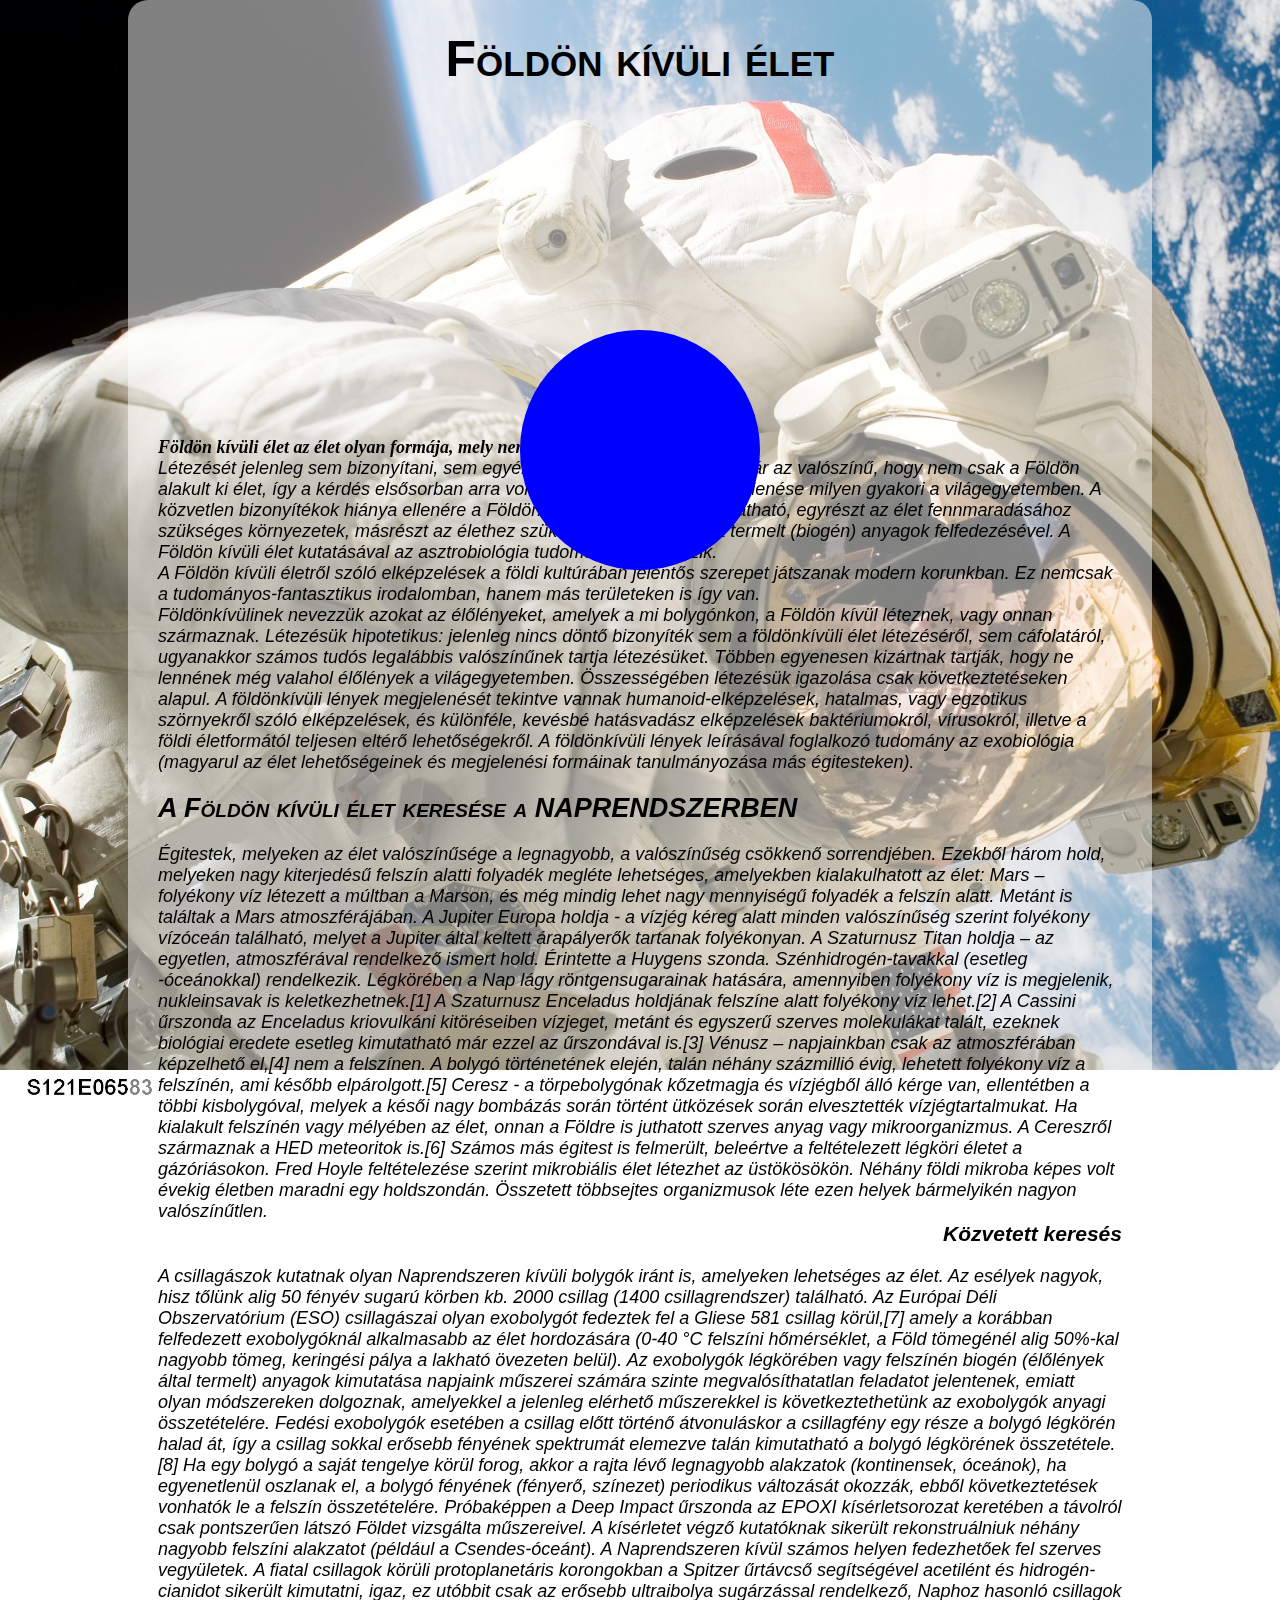
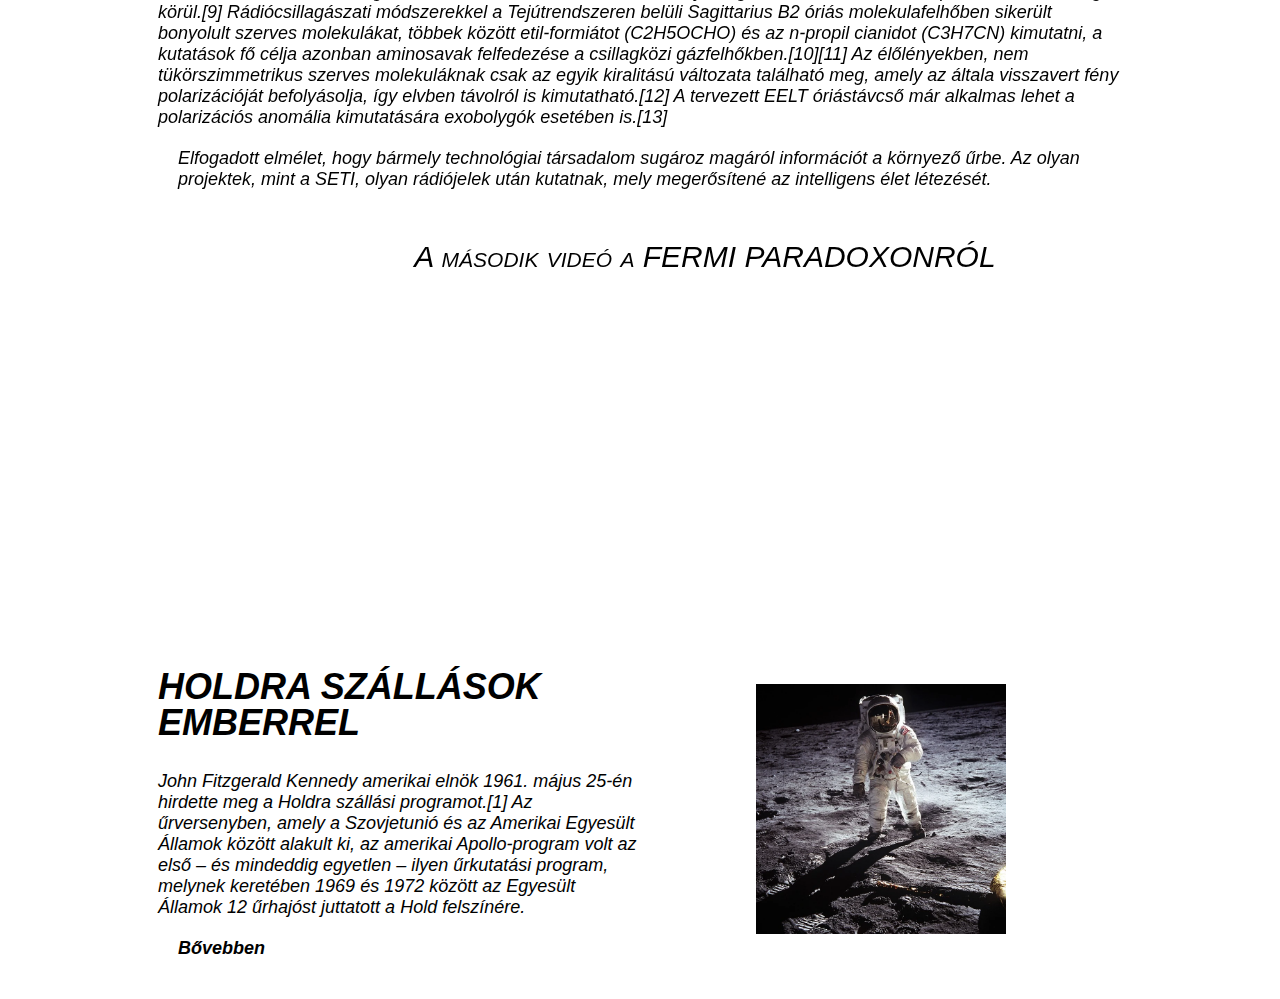
<file: index.html>
<!DOCTYPE html>
<html lang="hu">
<head>
    <meta charset="UTF-8">
    <meta http-equiv="X-UA-Compatible" content="IE=edge">
    <meta name="viewport" content="width=device-width, initial-scale=1.0">
    <title>A Földön kívüli élet</title>
    <link rel="stylesheet" href="ufok.css">
</head>
<body>
    <div class="main">
        <h1>Földön kívüli élet</h1>
        <div class="video">
            <iframe width="560" height="315" src="https://www.youtube.com/embed/sNhhvQGsMEc" title="YouTube video player" frameborder="0" allow="accelerometer; autoplay; clipboard-write; encrypted-media; gyroscope; picture-in-picture" allowfullscreen></iframe>
        </div>
        <div class="elsoszoveg">
        <p class="cimek">Földön kívüli élet az élet olyan formája, mely nem a Földön keletkezett.</p>

        <p>
        Létezését jelenleg sem bizonyítani, sem egyértelműen kizárni nem lehet, bár az valószínű, hogy nem csak a Földön alakult ki élet, így a kérdés elsősorban arra vonatkozik, hogy az élet megjelenése milyen gyakori a világegyetemben. A közvetlen bizonyítékok hiánya ellenére a Földön kívüli élet hipotézise kutatható, egyrészt az élet fennmaradásához szükséges környezetek, másrészt az élethez szükséges, vagy az általa termelt (biogén) anyagok felfedezésével. A Földön kívüli élet kutatásával az asztrobiológia tudománya foglalkozik.
        </p>
        
        <p>
        A Földön kívüli életről szóló elképzelések a földi kultúrában jelentős szerepet játszanak modern korunkban. Ez nemcsak a tudományos-fantasztikus irodalomban, hanem más területeken is így van.
        </p>

        <p>
        Földönkívülinek nevezzük azokat az élőlényeket, amelyek a mi bolygónkon, a Földön kívül léteznek, vagy onnan származnak. Létezésük hipotetikus: jelenleg nincs döntő bizonyíték sem a földönkívüli élet létezéséről, sem cáfolatáról, ugyanakkor számos tudós legalábbis valószínűnek tartja létezésüket. Többen egyenesen kizártnak tartják, hogy ne lennének még valahol élőlények a világegyetemben. Összességében létezésük igazolása csak következtetéseken alapul. A földönkívüli lények megjelenését tekintve vannak humanoid-elképzelések, hatalmas, vagy egzotikus szörnyekről szóló elképzelések, és különféle, kevésbé hatásvadász elképzelések baktériumokról, vírusokról, illetve a földi életformától teljesen eltérő lehetőségekről. A földönkívüli lények leírásával foglalkozó tudomány az exobiológia (magyarul az élet lehetőségeinek és megjelenési formáinak tanulmányozása más égitesteken).
        </p>

        <h2>A Földön kívüli élet keresése a NAPRENDSZERBEN</h2>
        
        <p>
          Égitestek, melyeken az élet valószínűsége a legnagyobb, a valószínűség csökkenő sorrendjében. Ezekből három hold, melyeken nagy kiterjedésű felszín alatti folyadék megléte lehetséges, amelyekben kialakulhatott az élet:

Mars – folyékony víz létezett a múltban a Marson, és még mindig lehet nagy mennyiségű folyadék a felszín alatt. Metánt is találtak a Mars atmoszférájában.
A Jupiter Europa holdja - a vízjég kéreg alatt minden valószínűség szerint folyékony vízóceán található, melyet a Jupiter által keltett árapályerők tartanak folyékonyan.
A Szaturnusz Titan holdja – az egyetlen, atmoszférával rendelkező ismert hold. Érintette a Huygens szonda. Szénhidrogén-tavakkal (esetleg -óceánokkal) rendelkezik. Légkörében a Nap lágy röntgensugarainak hatására, amennyiben folyékony víz is megjelenik, nukleinsavak is keletkezhetnek.[1]
A Szaturnusz Enceladus holdjának felszíne alatt folyékony víz lehet.[2] A Cassini űrszonda az Enceladus kriovulkáni kitöréseiben vízjeget, metánt és egyszerű szerves molekulákat talált, ezeknek biológiai eredete esetleg kimutatható már ezzel az űrszondával is.[3]
Vénusz – napjainkban csak az atmoszférában képzelhető el,[4] nem a felszínen. A bolygó történetének elején, talán néhány százmillió évig, lehetett folyékony víz a felszínén, ami később elpárolgott.[5]
Ceresz - a törpebolygónak kőzetmagja és vízjégből álló kérge van, ellentétben a többi kisbolygóval, melyek a késői nagy bombázás során történt ütközések során elvesztették vízjégtartalmukat. Ha kialakult felszínén vagy mélyében az élet, onnan a Földre is juthatott szerves anyag vagy mikroorganizmus. A Cereszről származnak a HED meteoritok is.[6]
Számos más égitest is felmerült, beleértve a feltételezett légköri életet a gázóriásokon. Fred Hoyle feltételezése szerint mikrobiális élet létezhet az üstökösökön. Néhány földi mikroba képes volt évekig életben maradni egy holdszondán. Összetett többsejtes organizmusok léte ezen helyek bármelyikén nagyon valószínűtlen.
</p>

<h3 style="text-align: right;">Közvetett keresés</h3>

<p>
  A csillagászok kutatnak olyan Naprendszeren kívüli bolygók iránt is, amelyeken lehetséges az élet. Az esélyek nagyok, hisz tőlünk alig 50 fényév sugarú körben kb. 2000 csillag (1400 csillagrendszer) található.

Az Európai Déli Obszervatórium (ESO) csillagászai olyan exobolygót fedeztek fel a Gliese 581 csillag körül,[7] amely a korábban felfedezett exobolygóknál alkalmasabb az élet hordozására (0-40 °C felszíni hőmérséklet, a Föld tömegénél alig 50%-kal nagyobb tömeg, keringési pálya a lakható övezeten belül).

Az exobolygók légkörében vagy felszínén biogén (élőlények által termelt) anyagok kimutatása napjaink műszerei számára szinte megvalósíthatatlan feladatot jelentenek, emiatt olyan módszereken dolgoznak, amelyekkel a jelenleg elérhető műszerekkel is következtethetünk az exobolygók anyagi összetételére. Fedési exobolygók esetében a csillag előtt történő átvonuláskor a csillagfény egy része a bolygó légkörén halad át, így a csillag sokkal erősebb fényének spektrumát elemezve talán kimutatható a bolygó légkörének összetétele.[8]

Ha egy bolygó a saját tengelye körül forog, akkor a rajta lévő legnagyobb alakzatok (kontinensek, óceánok), ha egyenetlenül oszlanak el, a bolygó fényének (fényerő, színezet) periodikus változását okozzák, ebből következtetések vonhatók le a felszín összetételére. Próbaképpen a Deep Impact űrszonda az EPOXI kísérletsorozat keretében a távolról csak pontszerűen látszó Földet vizsgálta műszereivel. A kísérletet végző kutatóknak sikerült rekonstruálniuk néhány nagyobb felszíni alakzatot (például a Csendes-óceánt).

A Naprendszeren kívül számos helyen fedezhetőek fel szerves vegyületek. A fiatal csillagok körüli protoplanetáris korongokban a Spitzer űrtávcső segítségével acetilént és hidrogén-cianidot sikerült kimutatni, igaz, ez utóbbit csak az erősebb ultraibolya sugárzással rendelkező, Naphoz hasonló csillagok körül.[9] Rádiócsillagászati módszerekkel a Tejútrendszeren belüli Sagittarius B2 óriás molekulafelhőben sikerült bonyolult szerves molekulákat, többek között etil-formiátot (C2H5OCHO) és az n-propil cianidot (C3H7CN) kimutatni, a kutatások fő célja azonban aminosavak felfedezése a csillagközi gázfelhőkben.[10][11]

Az élőlényekben, nem tükörszimmetrikus szerves molekuláknak csak az egyik kiralitású változata található meg, amely az általa visszavert fény polarizációját befolyásolja, így elvben távolról is kimutatható.[12] A tervezett EELT óriástávcső már alkalmas lehet a polarizációs anomália kimutatására exobolygók esetében is.[13]
<div class="bekezdes7">
Elfogadott elmélet, hogy bármely technológiai társadalom sugároz magáról információt a környező űrbe. Az olyan projektek, mint a SETI, olyan rádiójelek után kutatnak, mely megerősítené az intelligens élet létezését.
</div>
<div class="main">
  <p id="masodikszoveg">A második videó a FERMI PARADOXONRÓL</p> 
<iframe class="videoketto" width="560" height="315" src="https://www.youtube.com/embed/1fQkVqno-uI" title="YouTube video player" frameborder="0" allow="accelerometer; autoplay; clipboard-write; encrypted-media; gyroscope; picture-in-picture" allowfullscreen></iframe>
</div>
</p>

  <div class="kartya">
        <div class="kor"></div>
        <div class="content">
            <h2>Holdra szállások emberrel</h2>
            <p>John Fitzgerald Kennedy amerikai elnök 1961. május 25-én hirdette meg a Holdra szállási programot.[1] Az űrversenyben, amely a Szovjetunió és az Amerikai Egyesült Államok között alakult ki, az amerikai Apollo-program volt az első – és mindeddig egyetlen – ilyen űrkutatási program, melynek keretében 1969 és 1972 között az Egyesült Államok 12 űrhajóst juttatott a Hold felszínére.</p>
            <a href="https://hu.wikipedia.org/wiki/Holdra_sz%C3%A1ll%C3%A1sok_emberrel" target="_blank" >Bővebben</a>
          <img src="hold.jpg" >  
        </div>
    </div>
</body>
</html>
</file>
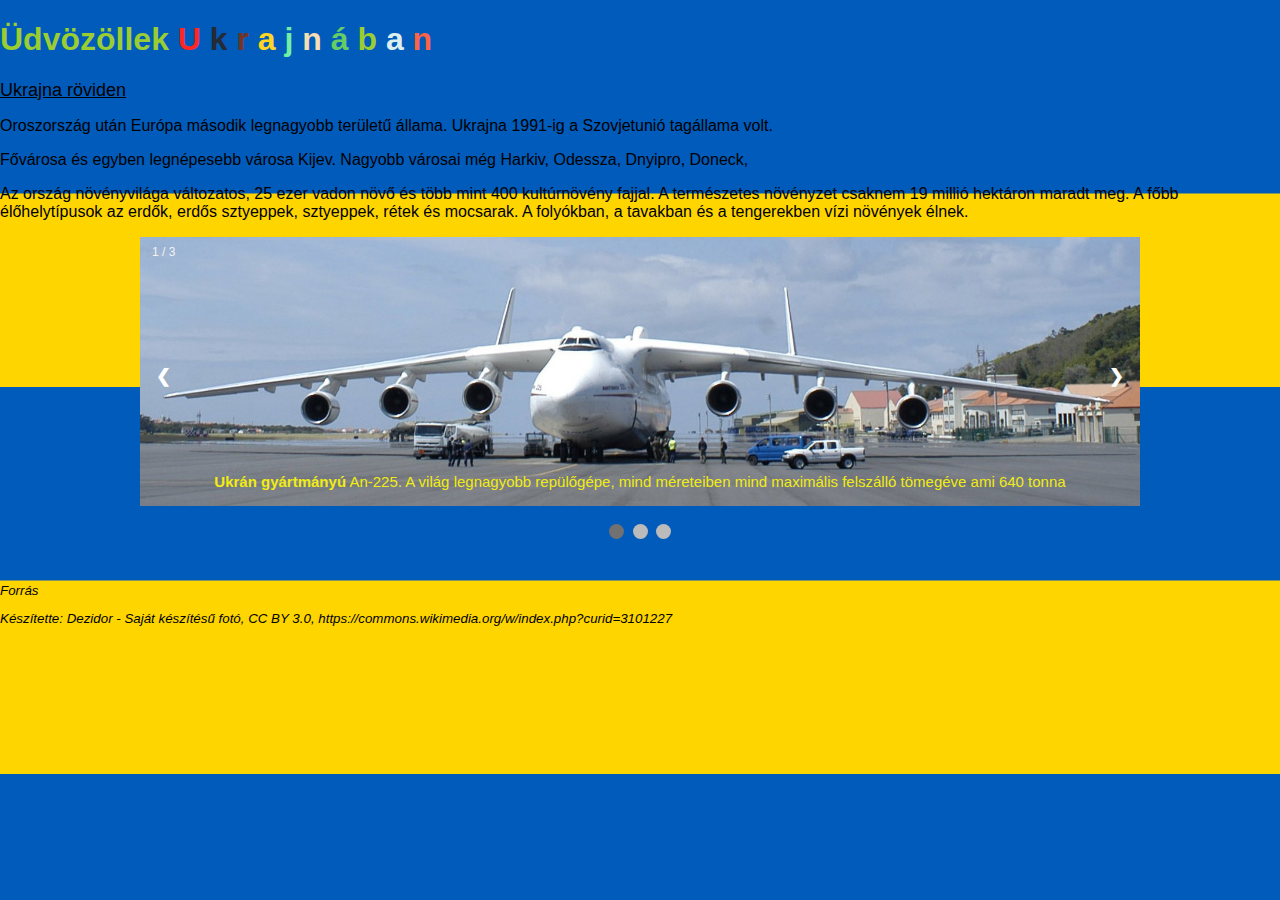
<file: Ukrajna orszag/index.html>
<!DOCTYPE html>
<html>
<head>
<meta name="viewport" content="width=device-width, initial-scale=1">
<link rel="stylesheet" href="style.css">
<title>Ukrajna</title>
<style>
* {box-sizing: border-box}
body {font-family: Verdana, sans-serif; margin:0}
.mySlides {display: none}
img {vertical-align: middle;}

/* Slideshow container */
.slideshow-container {
  max-width: 1000px;
  position: relative;
  margin: auto;
}

/* Next & previous buttons */
.prev, .next {
  cursor: pointer;
  position: absolute;
  top: 50%;
  width: auto;
  padding: 16px;
  margin-top: -22px;
  color: white;
  font-weight: bold;
  font-size: 18px;
  transition: 0.6s ease;
  border-radius: 0 3px 3px 0;
  user-select: none;
}

/* Position the "next button" to the right */
.next {
  right: 0;
  border-radius: 3px 0 0 3px;
}

/* On hover, add a black background color with a little bit see-through */
.prev:hover, .next:hover {
  background-color: rgba(0,0,0,0.8);
}

/* Caption text */
.text {
  color: #f0ec15;
  font-size: 15px;
  padding: 8px 12px;
  position: absolute;
  bottom: 8px;
  width: 100%;
  text-align: center;
}

/* Number text (1/3 etc) */
.numbertext {
  color: #f2f2f2;
  font-size: 12px;
  padding: 8px 12px;
  position: absolute;
  top: 0;
}

/* The dots/bullets/indicators */
.dot {
  cursor: pointer;
  height: 15px;
  width: 15px;
  margin: 0 2px;
  background-color: #bbb;
  border-radius: 50%;
  display: inline-block;
  transition: background-color 0.6s ease;
}

.active, .dot:hover {
  background-color: #717171;
}

/* Fading animation */
.fade {
  -webkit-animation-name: fade;
  -webkit-animation-duration: 1.5s;
  animation-name: fade;
  animation-duration: 1.5s;
}

@-webkit-keyframes fade {
  from {opacity: .4} 
  to {opacity: 1}
}

@keyframes fade {
  from {opacity: .4} 
  to {opacity: 1}
}

/* On smaller screens, decrease text size */
@media only screen and (max-width: 300px) {
  .prev, .next,.text {font-size: 11px}
}
</style>
</head>
<body>
    <h1>Üdvözöllek   
        <font color="#FF2626">U</font>
        <font color="#252A34">k</font>
        <font color="#753422">r</font>
        <font color="#FFD523">a</font>
        <font color="#71EFA3">j</font>
        <font color="#F5DEB3">n</font>
        <font color="#66CC66">á</font>
        <font color="#9ACD32">b</font>
        <font color="#DDEEEE">a</font>
        <font color="#FF6347">n</font></h1>
        
        <a href="https://hu.wikipedia.org/wiki/Ukrajna" target="_blank">Ukrajna röviden</a>
        <p>Oroszország után Európa második legnagyobb területű állama. Ukrajna 1991-ig a Szovjetunió tagállama volt.</p>
        <p>Fővárosa és egyben legnépesebb városa Kijev. Nagyobb városai még Harkiv, Odessza, Dnyipro, Doneck,</p>
        <p>Az ország növényvilága változatos, 25 ezer vadon növő és több mint 400 kultúrnövény fajjal. A természetes növényzet csaknem 19 millió hektáron maradt meg. A főbb élőhelytípusok az erdők, erdős sztyeppek, sztyeppek, rétek és mocsarak. A folyókban, a tavakban és a tengerekben vízi növények élnek.</p>

<div class="slideshow-container">

<div class="mySlides fade">
  <div class="numbertext">1 / 3</div>
  <img src="An-225_front_day_V1.jpg" style="width:100%">
  <div class="text"><b>Ukrán gyártmányú</b> An-225. A világ legnagyobb repülőgépe, mind méreteiben mind maximális felszálló tömegéve ami 640 tonna</div>
</div>

<div class="mySlides fade">
  <div class="numbertext">2 / 3</div>
  <img src="Csernyivci-egyetem-1200x630.jpg" style="width:100%">
  <div class="text">Caption Two</div>
</div>

<div class="mySlides fade">
  <div class="numbertext">3 / 3</div>
  <img src="shutterstock_1878474103.jpg" style="width:100%">
  <div class="text">Caption Three</div>
</div>

<a class="prev" onclick="plusSlides(-1)">&#10094;</a>
<a class="next" onclick="plusSlides(1)">&#10095;</a>

</div>
<br>

<div style="text-align:center">
  <span class="dot" onclick="currentSlide(1)"></span> 
  <span class="dot" onclick="currentSlide(2)"></span> 
  <span class="dot" onclick="currentSlide(3)"></span> 
</div>

<script>
var slideIndex = 1;
showSlides(slideIndex);

function plusSlides(n) {
  showSlides(slideIndex += n);
}

function currentSlide(n) {
  showSlides(slideIndex = n);
}

function showSlides(n) {
  var i;
  var slides = document.getElementsByClassName("mySlides");
  var dots = document.getElementsByClassName("dot");
  if (n > slides.length) {slideIndex = 1}    
  if (n < 1) {slideIndex = slides.length}
  for (i = 0; i < slides.length; i++) {
      slides[i].style.display = "none";  
  }
  for (i = 0; i < dots.length; i++) {
      dots[i].className = dots[i].className.replace(" active", "");
  }
  slides[slideIndex-1].style.display = "block";  
  dots[slideIndex-1].className += " active";
}
</script>

<div class="jegyzet">
    <p>Forrás</p>
    <p>Készítette: Dezidor - Saját készítésű fotó, CC BY 3.0, https://commons.wikimedia.org/w/index.php?curid=3101227</p>
</div>
</body>
</html>
</file>
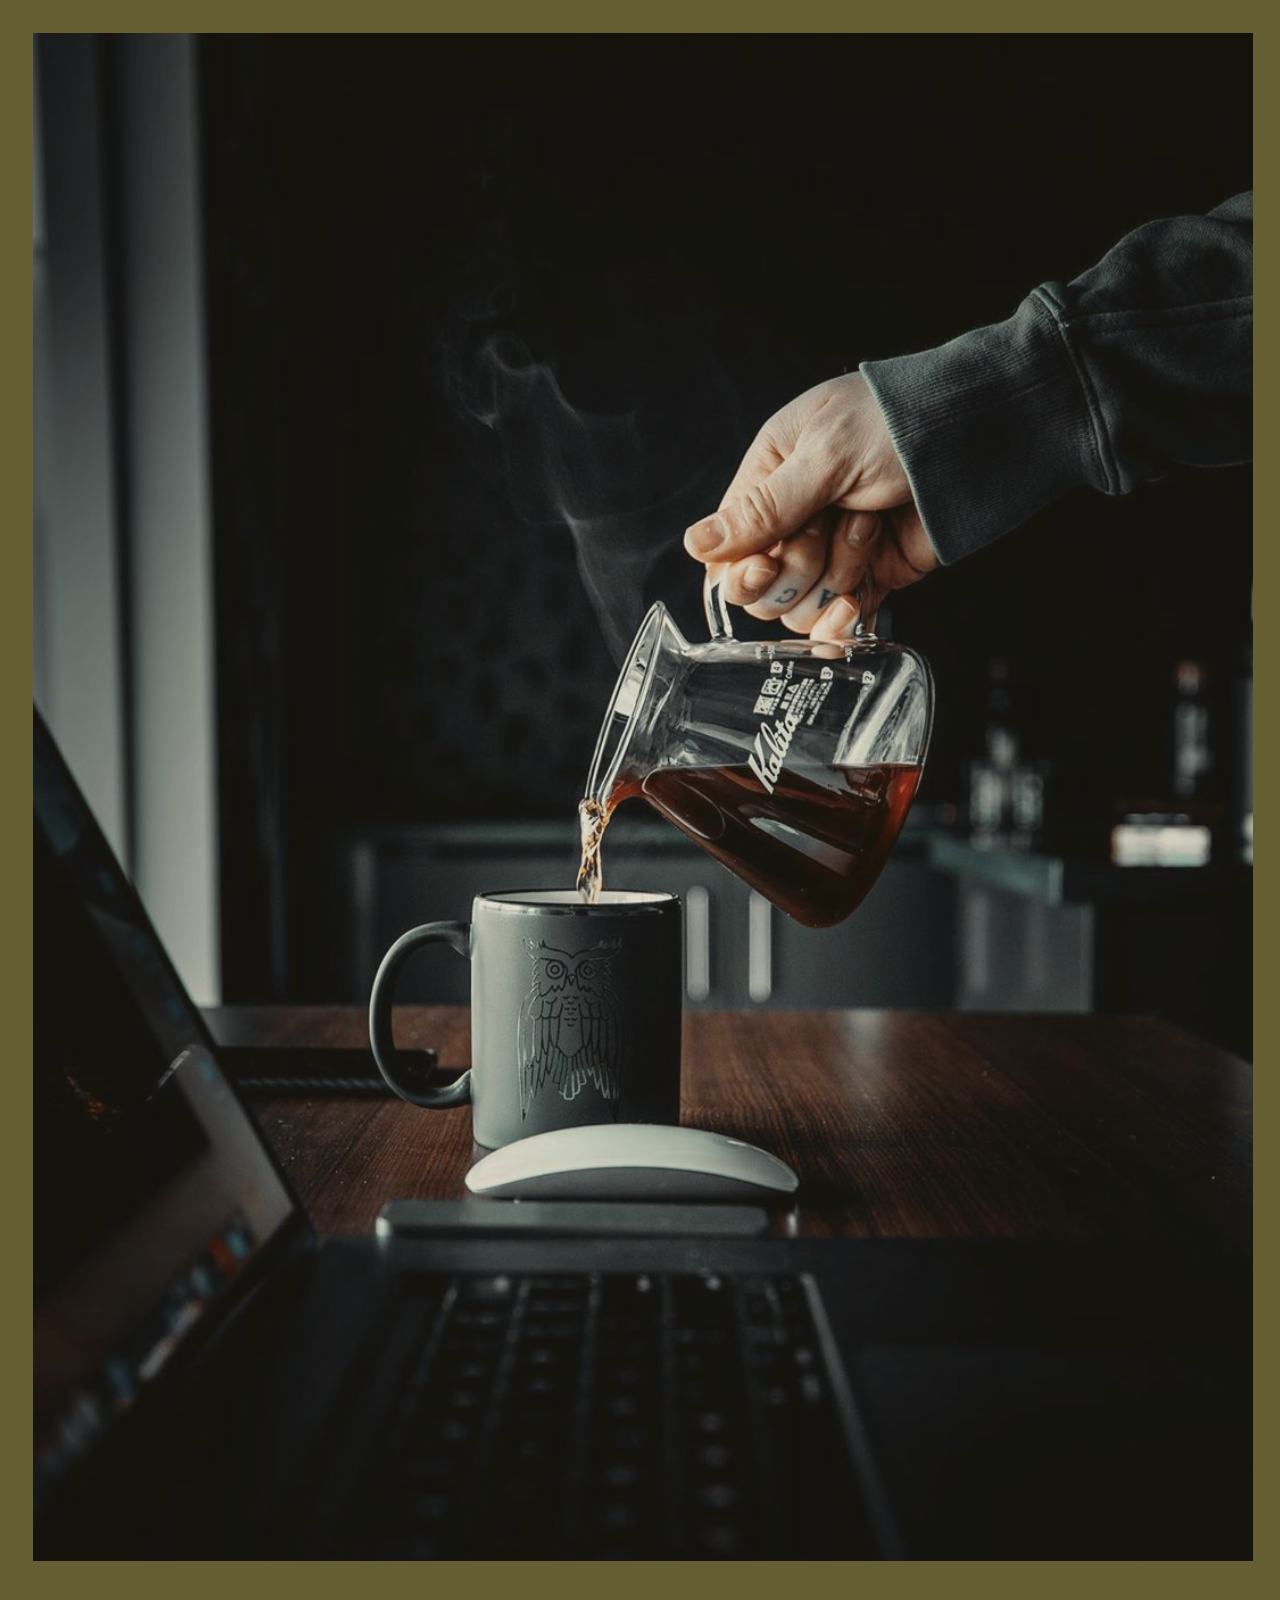
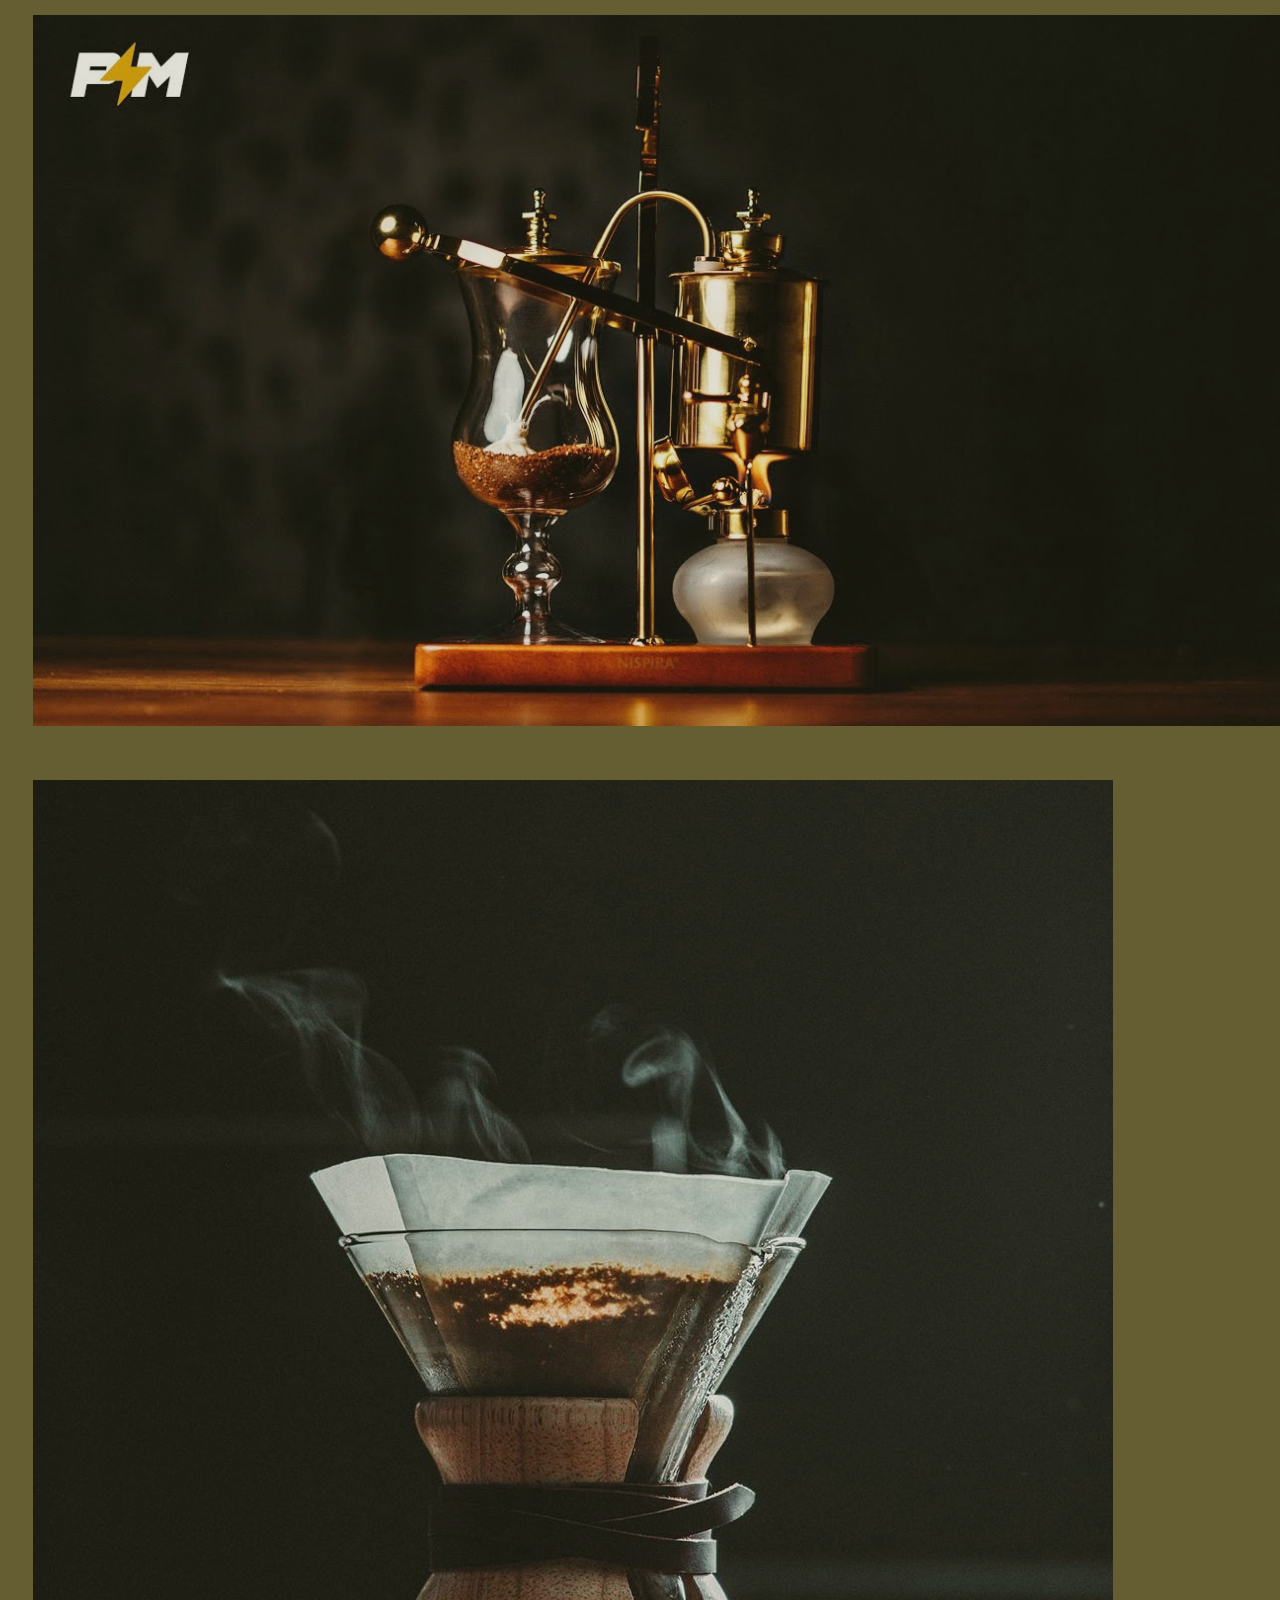
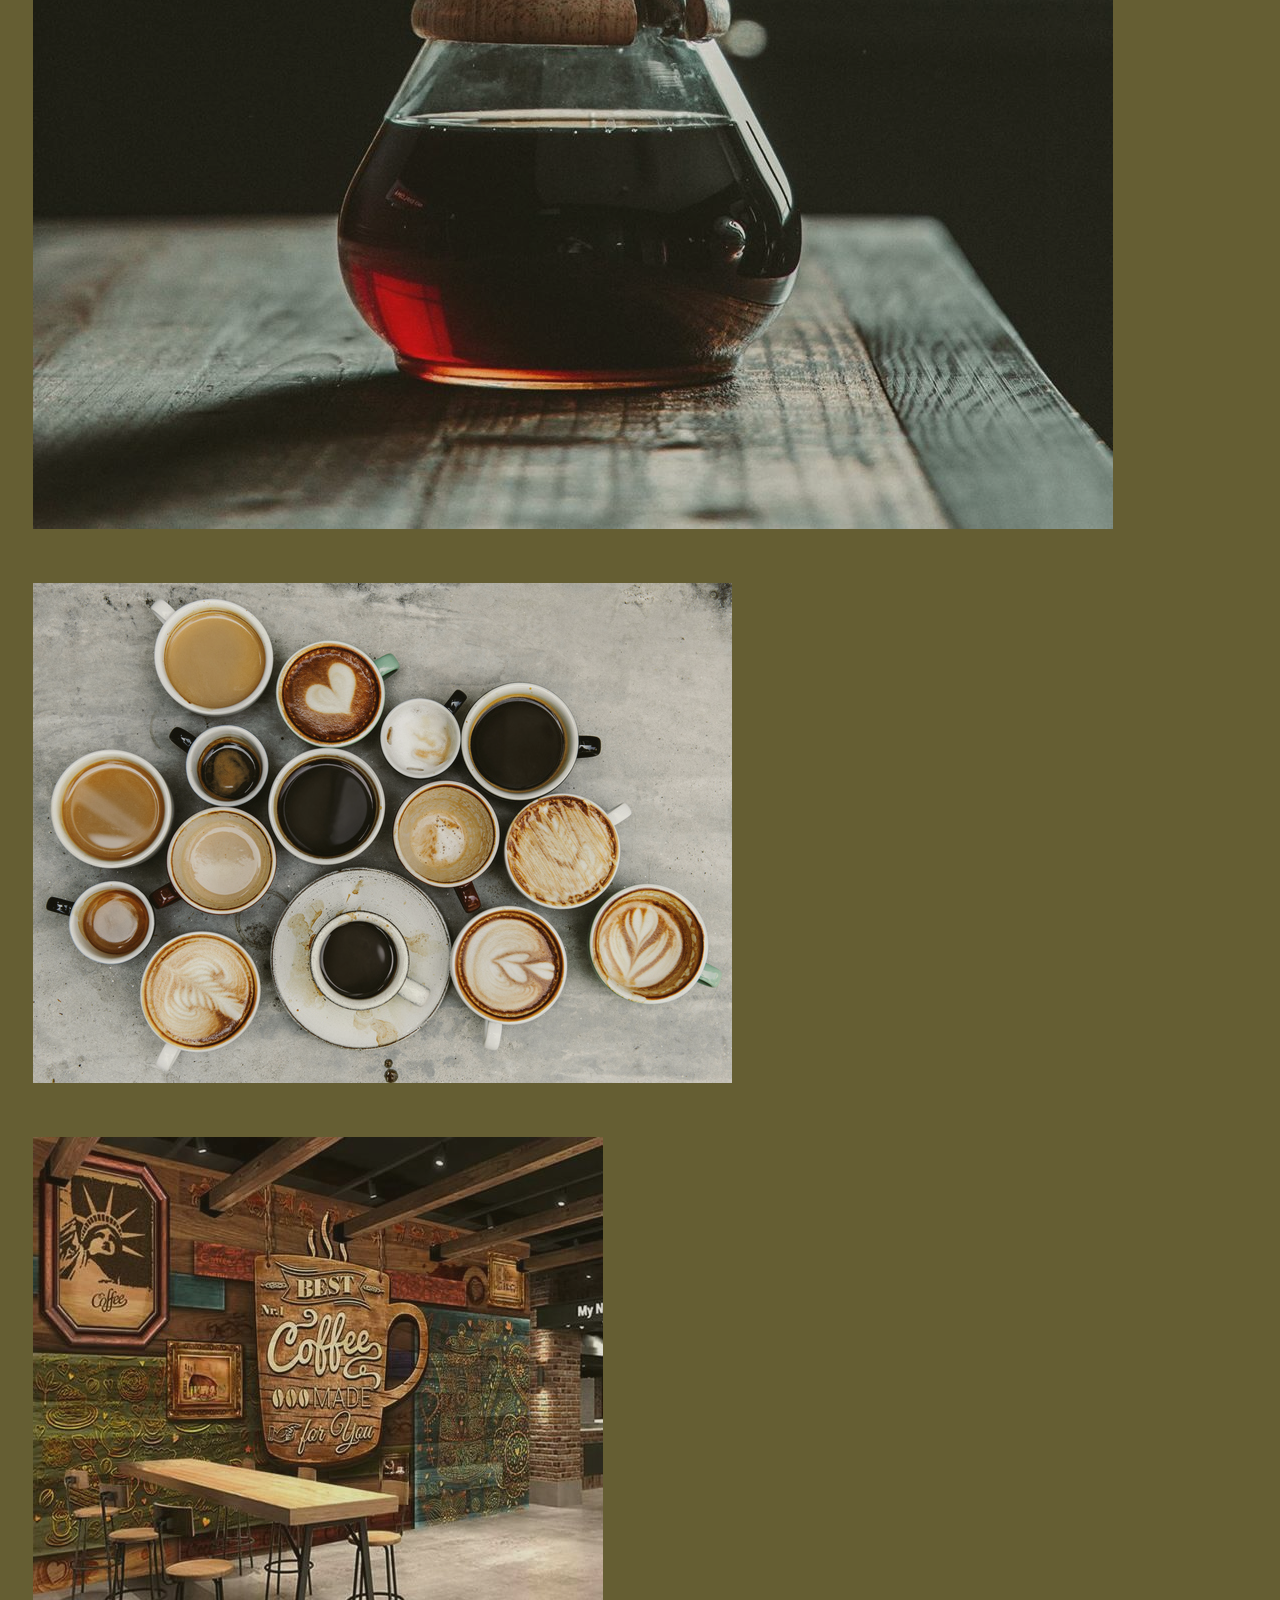
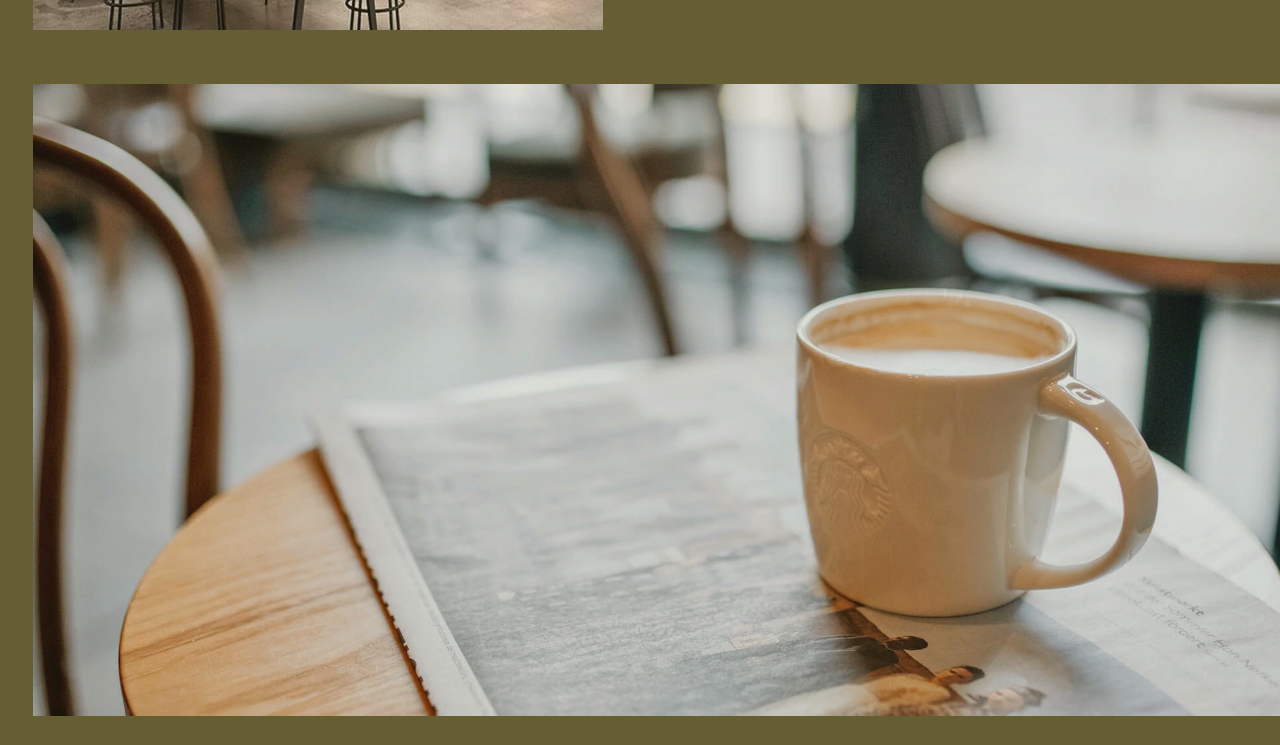
<file: kávéház/galery.html>
<!DOCTYPE html>
<html lang="hu">
<head>
    <meta charset="UTF-8">
    <meta http-equiv="X-UA-Compatible" content="IE=edge">
    <meta name="viewport" content="width=device-width, initial-scale=1.0">
    <title>Document</title>
    <link rel="stylesheet" href="Galery.css">
</head>
<body>
    <div>
        <img src="coffe.png" alt="">
    </div>
    <div>
        <img src="coffe_2.jpg" alt="">
    </div>
    <div>
        <img src="coffe_3.jpg" alt="">
    </div>
    <div>
        <img src="coffe_4.jpg" alt="">
    </div>
    <div>
        <img src="coffe_shopp.jpg" alt="">
    </div>
    <div>
        <img src="coffe_table.webp" alt="">
    </div>
</body>
</html>
</file>
<file: ufok.css>
head {
    
}

body {
    background-image: url(astronaut-11080.jpg);
    background-repeat: no-repeat;
    background-size: 1600px 1100px;
    background-attachment: fixed;
    display: flex;
    justify-content: center;
    align-items: center;
    min-height: 100vh;
}

.video {
    width: 560px;
    display: block;
    margin: auto;
}

.elsoszoveg {
    font-style: italic;
    font-size: large;
}

.main {
    background-color: rgba(255,255,255,0.5);
    width: 80%;
    margin: auto;
    padding: 30px;
    border-radius: 20px;
    
}

h3 {
  padding-bottom: 20px;
}

h2 {
    font-weight: bold;
    font-variant: small-caps;
    padding-bottom: 20px;
    padding-top: 20px;
}

h1 {
  text-align: center;
  font-weight: bold;
  font-variant: small-caps;
  font-size: 50px;
  padding-bottom: 30px;
}

p {
  font-style: italic;
}

.cimek {
  font-family: 'Times New Roman', Times, serif;
  font-weight: bold;
  
}


p#masodikszoveg {
  text-align: right;
  font-variant: small-caps;
  font-size: 30px;
}

div.bekezdes7 {
  padding: 20px;
}


.videoketto{
  margin-left: 150px;
}



@import url('htttps://fonts.googleapis.com/css2?family=Poppins:wght@300;400;500;600;700;800;900&display=swap');
*
{
    margin: 0;
    padding: 0;
    box-sizing: border-box;
    font-family: 'Poppins', sans-serif;
}




    
}

.kartya{
    position: relative;
    width: 600px;
    height: 350px;
    border-radius: 20px;
    display: flex;
    background: black;
    align-items: center;
    border-radius: 20px;
    transition: 0.5s;
    
}


.kartya .kor{
    position: absolute;
    top: 0;
    left: 0;
    width: 100%;
    height: 100%;
    overflow: hidden;
}



.kartya .kor:before {
    content: '';
    position: absolute;
    top: 0;
    left: 0;
    width: 100%;
    height: 100%;
    background: red;
    clip-path: circle(120px at center);
    transition: 0.5s;
    

}



.kartya:hover .kor:before {
    background: blue;
    clip-path: circle(120px at center);
}


.kartya img{
    position: absolute;
    top: 50%;
    left: 50%;
    transform: translate(-50% , -50%);
    height: 200px;
    pointer-events: none;
    transition: 0.5s;
}


.kartya:before img{
  visibility: visible;
}


.kartya:hover img{
    left: 150%;
    height: 250px;
    visibility: visible;
}

.kartya .content{
    position: relative;
    width: 50%;
    left: 20%;
    padding: 20px, 20px, 20px, 40px;
    transition: 0.5s;
    opacity: 0;
    visibility: hidden;
}


.kartya:hover .content{
    left: 0;
    opacity: 1;
    visibility: visible;
}





.kartya .content h2{
    color: black;
    text-transform: uppercase;
    font-size: 2em;
    line-height: 1em;
    margin-bottom: 10px;
    margin-top: 25px
}



.kartya .content p{
    color: black;
}




.kartya .content a{
    position: relative;
    color: black;
    padding: 10px 20px;
    border-radius: 10px;
    background: white;
    color: black;
    margin-top: 10px;
    display: inline-block;
    text-decoration: none;
    font-weight: 700;

}

.kartya .content a:hover{
  background: black;
  color: white;
}



@media (max-width: 911px)
{
    .kartya{
        width: auto;
        max-width: 350px;
        align-items: flex-start;
    }

    .kartya:hover{
        height: 600px;
    }

    .kartya .content{
        width: 100%;
        left: 0;
        padding: 40px;
    }

    .kartya:hover img{
        top: 70%;
        left: 125%;
        height: 200px;
    }
    

    .videoketto{
      width: 120%;
      top: 50%;
      right: 25%;
    }

    p#masodikszoveg{
      width: 100%;
      height: 50%;
      padding: 0px;
      
    }
}


@media (max-width: 420px)
{
    .kartya .content{
        padding: 20px;
    }
}
</file>
<file: Ukrajna orszag/style.css>
body {
    background-image: url(ua.webp);
    height: auto;
}

h1 {
    color: yellowgreen;
    
}

.jegyzet {
    font-size: smaller;
    font-style: italic;
    padding-top: 2em;
}
a {
    font-size: large;
    color: black;
}
</file>
<file: kávéház/Galery.css>
body {
    background-color: rgba(84, 77, 29, 0.9);
}

div {
    width: 100%;
    padding: 25px;
    float: left;
    opacity: 0.8;
    transition: 1s;

}
div img {
    max-width: 100%;
}

div:hover {
    transform: translate(250px);
    transition: 1s;
    opacity: 1;
    cursor: pointer;
}
</file>
